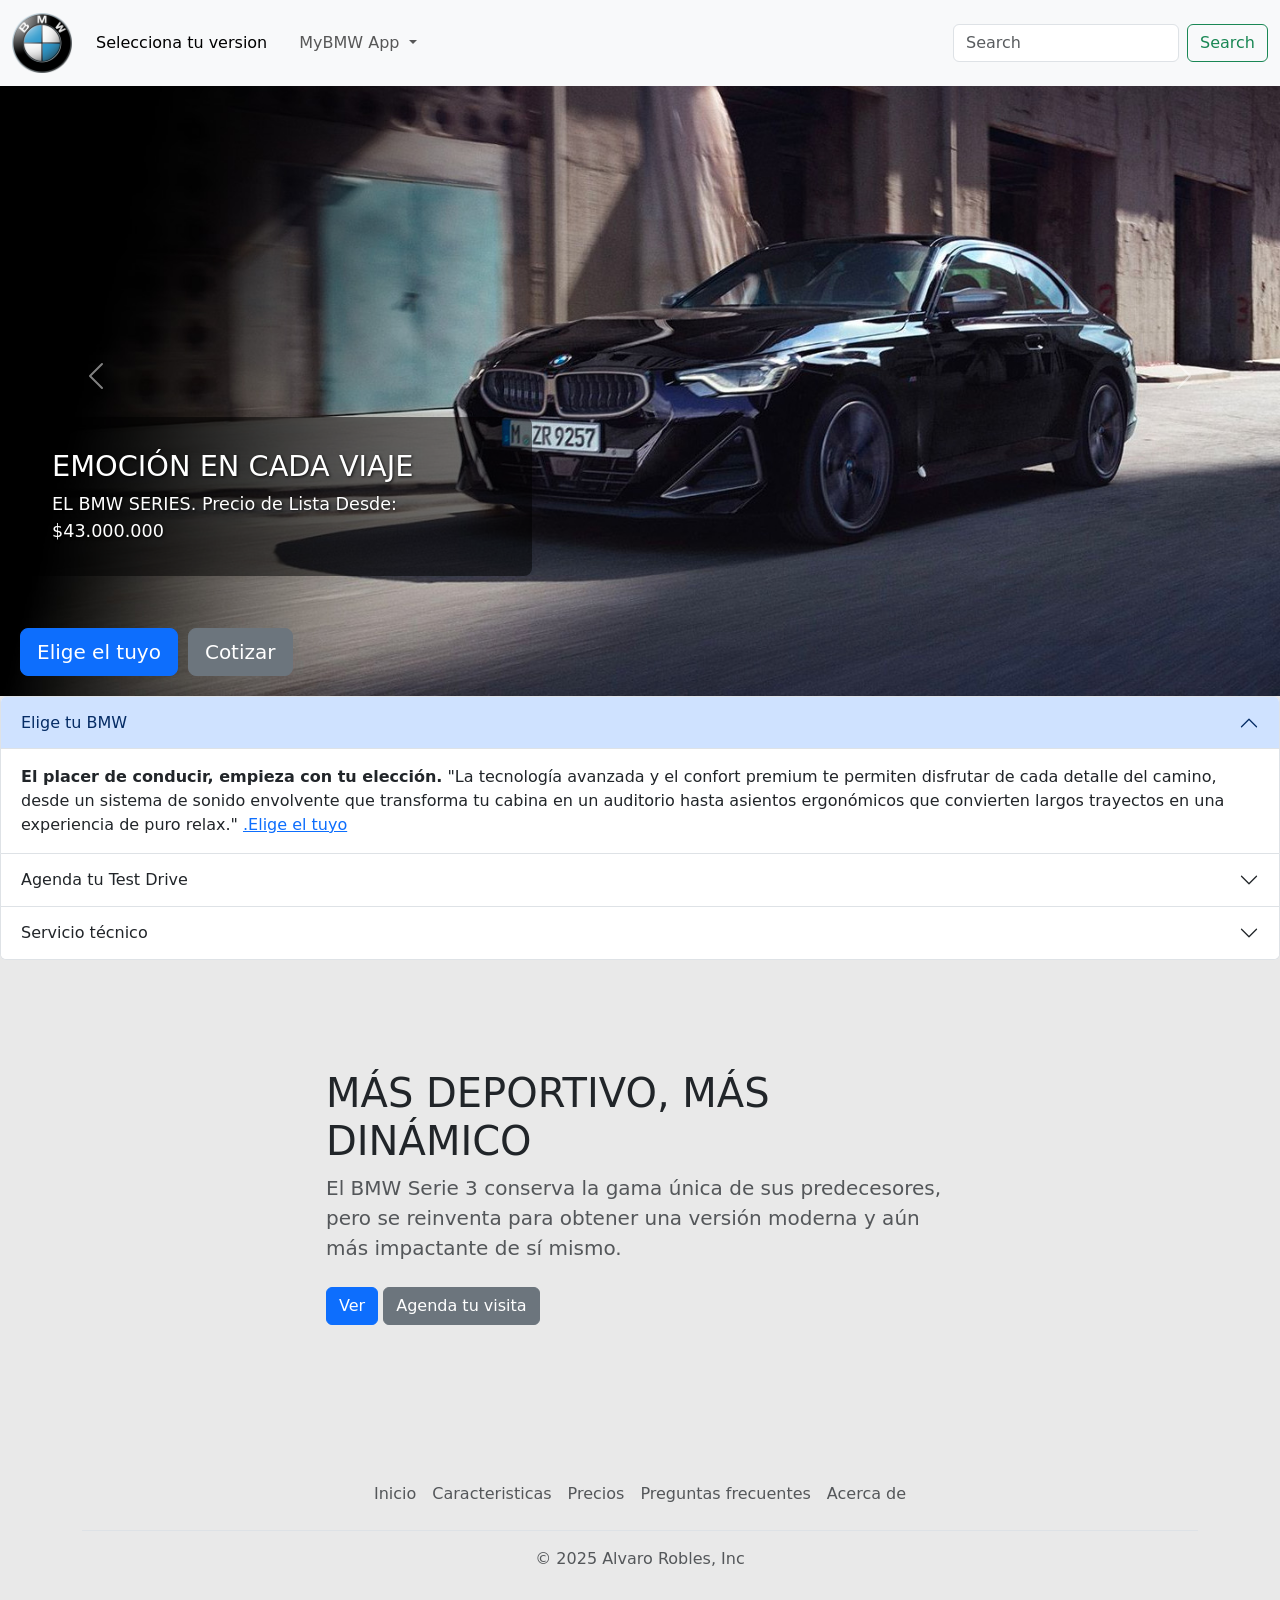
<file: pruebafront/index.html>
<!doctype html>
<html lang="en">
  <head>
    <!-- Required meta tags -->
    <meta charset="utf-8">
    <meta name="viewport" content="width=device-width, initial-scale=1">

    <!-- Bootstrap CSS -->
    <link href="https://cdn.jsdelivr.net/npm/bootstrap@5.0.2/dist/css/bootstrap.min.css" rel="stylesheet" integrity="sha384-EVSTQN3/azprG1Anm3QDgpJLIm9Nao0Yz1ztcQTwFspd3yD65VohhpuuCOmLASjC" crossorigin="anonymous">
    <link href="./css/styles.css" rel="stylesheet">
    <link rel="icon" type="image/png" sizes="32x32" href="./img/index/BMW.svg.png">
    <title>BMW</title>
  </head>
  <body>
    <section>
        <nav class="navbar navbar-expand-lg  navbar-light bg-light  fixed-top " > <!-- Agregar fixed-top aquí -->
            <div class="container-fluid">
              <a class="navbar-brand" href="#"><img 
                src="./img/index/BMW.svg.png" 
                alt="Logo BMW" 
                width="60"  
                height="60" 
                class="d-inline-block align-top"  
              ></a>
              <button class="navbar-toggler" type="button" data-bs-toggle="collapse" data-bs-target="#navbarSupportedContent" aria-controls="navbarSupportedContent" aria-expanded="false" aria-label="Toggle navigation">
                <span class="navbar-toggler-icon"></span>
              </button>
              <div class="collapse navbar-collapse" id="navbarSupportedContent">
                <ul class="navbar-nav me-auto mb-2 mb-lg-0">
                  <li class="nav-item">
                    <a class="nav-link active" aria-current="page" href="pagina1.html">Selecciona tu version</a>
                  </li>
                  <li class="nav-item">
                    <a class="nav-link" href="pagina1.html"></a>
                  </li>
                  <li class="nav-item dropdown">
                    <a class="nav-link dropdown-toggle" href="#" id="navbarDropdown" role="button" data-bs-toggle="dropdown" aria-expanded="false">
                      MyBMW App
                    </a>
                    <ul class="dropdown-menu" aria-labelledby="navbarDropdown">
                      <li><a class="dropdown-item" href="pagina2.html">Crear cuenta</a></li>
                      <li><a class="dropdown-item" href="#">Iniciar Sesion</a></li>
                      <li><hr class="dropdown-divider"></li>
                      <li><a class="dropdown-item" href="#">Sobre mi cuenta</a></li>
                      <li><a class="dropdown-item" href="./tarea-1/tarea1.html">Tarea1</a></li>
                      <li><a class="dropdown-item" href="./tarea2/tarea2.html">Tarae2</a></li>
                      <li><a class="dropdown-item" href="./tarea3/tarea3.html">Tarea3</a></li>
                    </ul>
                  </li>
                  
                </ul>
                <form class="d-flex">
                  <input class="form-control me-2" type="search" placeholder="Search" aria-label="Search">
                  <button class="btn btn-outline-success" type="submit">Search</button>
                </form>
              </div>
            </div>
          </nav>
    </section>
    <section>
        <div id="carouselExampleFade" class="carousel slide carousel-fade" data-bs-ride="carousel">
          <div class="carousel-inner">
            <!-- foto 1 -->
            <div class="carousel-item active">
              <img src="./img/index/carrusel1.jpg" class="d-block w-100" alt="Imagen 1">
              <div class="carousel-text">
                <h3>EMOCIÓN EN CADA VIAJE</h3>
                <p>EL BMW SERIES.
                    Precio de Lista Desde: $43.000.000</p>
              </div>
              <!-- Contenedor de botones -->
              <div class="carousel-buttons">
                <button type="button" class="btn btn-primary btn-lg">Elige el tuyo</button>
                <button type="button" class="btn btn-secondary btn-lg">Cotizar</button>
              </div>
            </div>
            
            <!-- foto 2 -->
            <div class="carousel-item">
              <img src="./img/index/carrusel2.avif" class="d-block w-100" alt="Imagen 2">
              <div class="carousel-text">
                <h3>EL FUTURO AL VOLANTE</h3>
                <p>Evoluciona cada dia, en cada paso, en cada kilometro.</p>
              </div>
              <div class="carousel-buttons">
                <button type="button" class="btn btn-primary btn-lg">Elige el tuyo</button>
                <button type="button" class="btn btn-secondary btn-lg">Cotizar</button>
              </div>
            </div>
            
            <!-- foto 1 -->
            <div class="carousel-item">
              <img src="./img/index/carrusel3.jpg" class="d-block w-100" alt="Imagen 3">
              <div class="carousel-text">
                <h3>LO QUE NECESITAS ESTA AQUI EN BMW.</h3>
                <p>Descubre la perfecta combinación de lujo, tecnología y alto rendimiento en cada modelo.</p>
              </div>
              <div class="carousel-buttons">
                <button type="button" class="btn btn-primary btn-lg">Elige el tuyo</button>
                <button type="button" class="btn btn-secondary btn-lg">Cotizar</button>
              </div>
            </div>
          </div>
          
          <!-- Controles del carrusel -->
          <button class="carousel-control-prev" type="button" data-bs-target="#carouselExampleFade" data-bs-slide="prev">
            <span class="carousel-control-prev-icon" aria-hidden="true"></span>
            <span class="visually-hidden">Previous</span>
          </button>
          <button class="carousel-control-next" type="button" data-bs-target="#carouselExampleFade" data-bs-slide="next">
            <span class="carousel-control-next-icon" aria-hidden="true"></span>
            <span class="visually-hidden">Next</span>
          </button>
        </div>
    </section>
    <section>
      <div class="accordion" id="accordionExample">
        <div class="accordion-item">
          <h2 class="accordion-header">
            <button class="accordion-button" type="button" data-bs-toggle="collapse" data-bs-target="#collapseOne" aria-expanded="true" aria-controls="collapseOne">
              Elige tu BMW
            </button>
          </h2>
          <div id="collapseOne" class="accordion-collapse collapse show" data-bs-parent="#accordionExample">
            <div class="accordion-body">
              <strong>El placer de conducir, empieza con tu elección.</strong> "La tecnología avanzada y el confort premium te permiten disfrutar de cada detalle del camino, desde un sistema de sonido envolvente que transforma tu cabina en un auditorio hasta asientos ergonómicos que convierten largos trayectos en una experiencia de puro relax."
              <a href="">.Elige el tuyo</a>
            </div>
          </div>
        </div>
        <div class="accordion-item">
          <h2 class="accordion-header">
            <button class="accordion-button collapsed" type="button" data-bs-toggle="collapse" data-bs-target="#collapseTwo" aria-expanded="false" aria-controls="collapseTwo">
              Agenda tu Test Drive
            </button>
          </h2>
          <div id="collapseTwo" class="accordion-collapse collapse" data-bs-parent="#accordionExample">
            <div class="accordion-body">
              <strong>Te invitamos a una emocionante prueba de manejo.</strong> "Nuestros asesores especializados te acompañarán en cada momento para que experimentes el máximo rendimiento y comodidad del vehículo."
              <a href="">.Agenda tu cita</a>
            </div>
          </div>
        </div>
        <div class="accordion-item">
          <h2 class="accordion-header">
            <button class="accordion-button collapsed" type="button" data-bs-toggle="collapse" data-bs-target="#collapseThree" aria-expanded="false" aria-controls="collapseThree">
              Servicio técnico
            </button>
          </h2>
          <div id="collapseThree" class="accordion-collapse collapse" data-bs-parent="#accordionExample">
            <div class="accordion-body">
              <strong>Mantén tu BMW como nuevo, agenda tu cita en nuestro taller certificado..</strong> "Diagnósticos computarizados, actualizaciones de software y calibraciones precisas para mantener los sistemas de tu BMW operando como el primer día."
              <a href="">.Agenda aquí</a>
            </div>
          </div>
        </div>
      </div>
    </section> <br>
    
    <section>
      <div class="d-flex justify-content-center align-items-center" style="height: 50vh;"> 
        <div class="row py-lg-5">
          <div class="col-lg-6 col-md-8 mx-auto">
            <h1 class="fw-light">MÁS DEPORTIVO, MÁS DINÁMICO</h1>
            <p class="lead text-muted">El BMW Serie 3 conserva la gama única de sus predecesores, pero se reinventa para obtener una versión moderna y aún más impactante de sí mismo.</p>
            <p>
              <a href="#" class="btn btn-primary my-2">Ver</a>
              <a href="#" class="btn btn-secondary my-2">Agenda tu visita</a>
            </p>
          </div>
        </div>
      </div>  
    </section>
   <section>
    <div class="container">
      <footer class="py-3 my-4">
        <ul class="nav justify-content-center border-bottom pb-3 mb-3">
          <li class="nav-item"><a href="#" class="nav-link px-2 text-body-secondary">Inicio</a></li>
          <li class="nav-item"><a href="#" class="nav-link px-2 text-body-secondary">Caracteristicas</a></li>
          <li class="nav-item"><a href="#" class="nav-link px-2 text-body-secondary">Precios</a></li>
          <li class="nav-item"><a href="#" class="nav-link px-2 text-body-secondary">Preguntas frecuentes
          </a></li>
          <li class="nav-item"><a href="#" class="nav-link px-2 text-body-secondary">
            Acerca de</a></li>
        </ul>
        <p class="text-center text-body-secondary">© 2025 Alvaro Robles, Inc</p>
      </footer>
    </div>
    </div>
   </section>






<script src="https://cdn.jsdelivr.net/npm/bootstrap@5.0.2/dist/js/bootstrap.bundle.min.js" integrity="sha384-MrcW6ZMFYlzcLA8Nl+NtUVF0sA7MsXsP1UyJoMp4YLEuNSfAP+JcXn/tWtIaxVXM" crossorigin="anonymous"></script>
  </body>
</html>
</file>
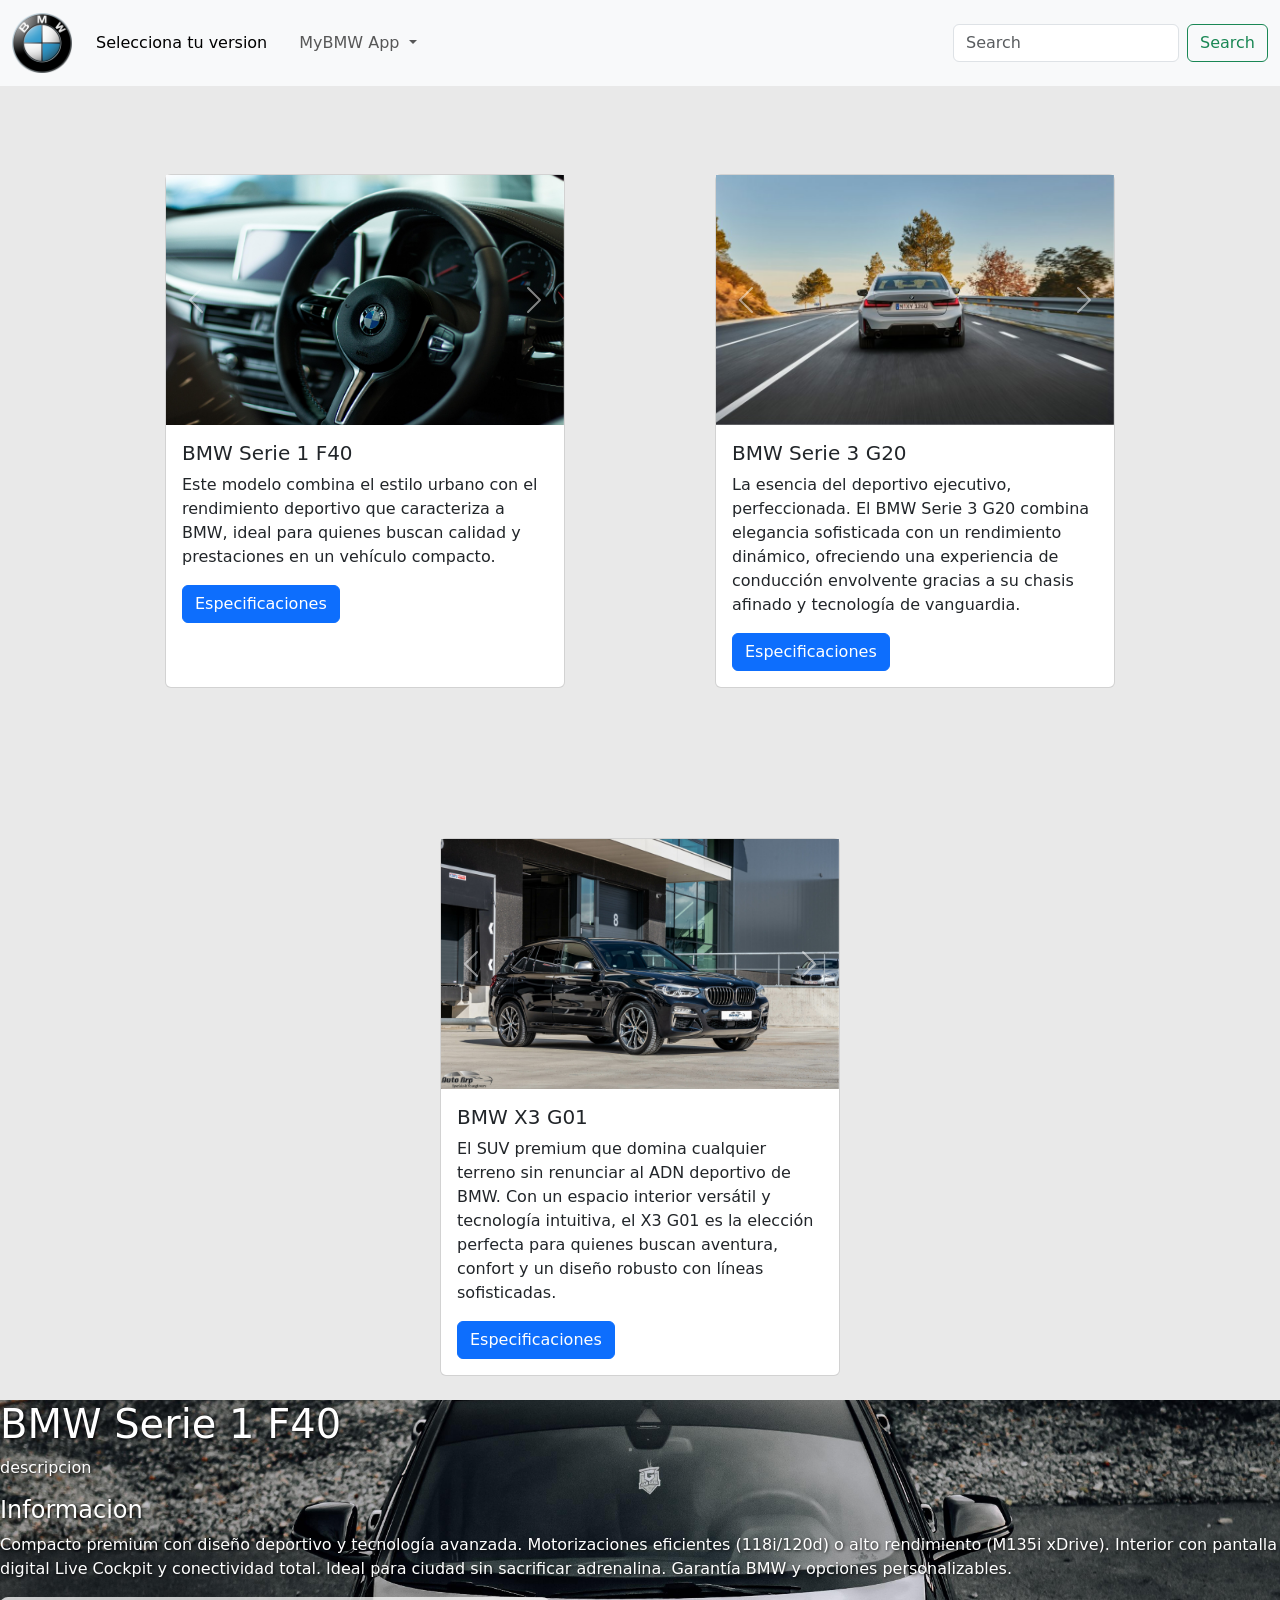
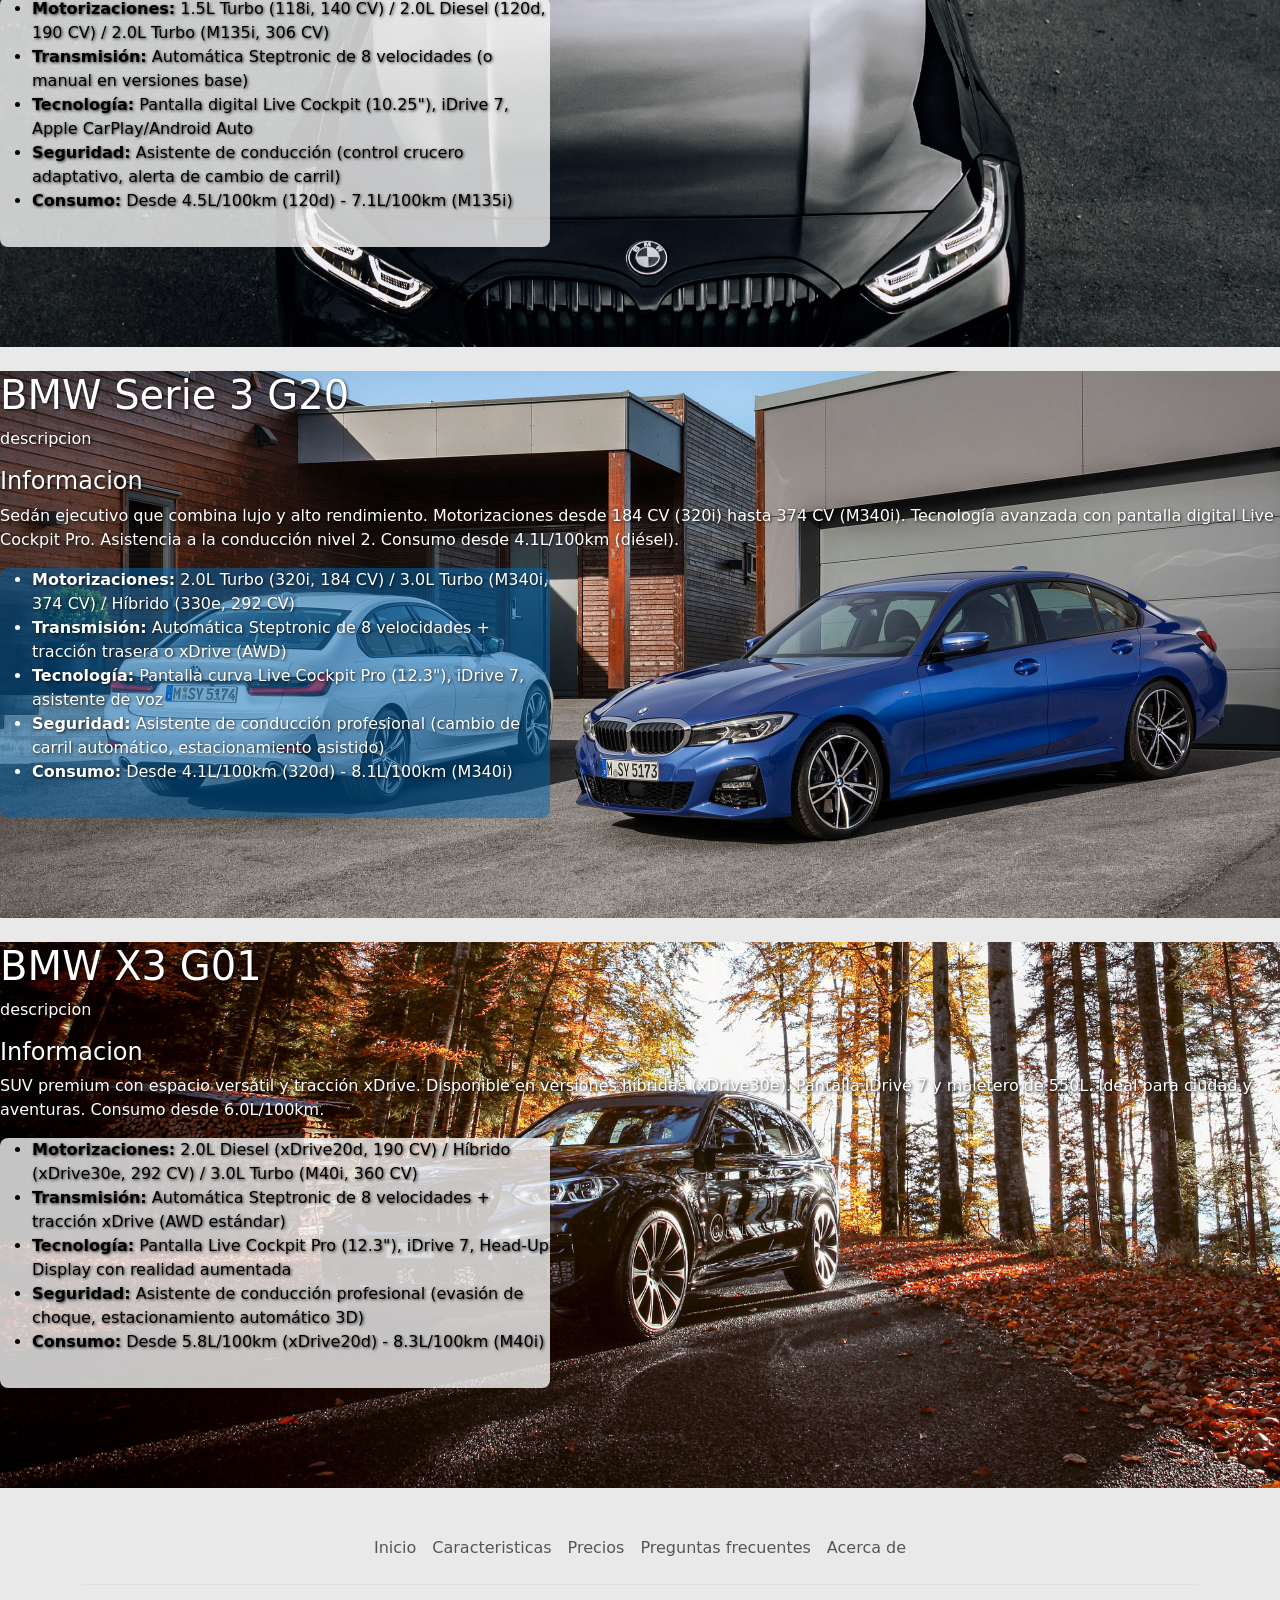
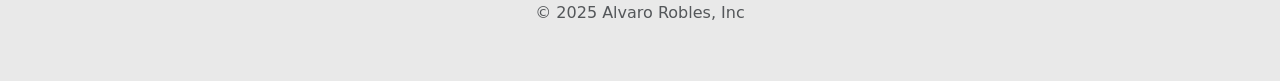
<file: pruebafront/pagina1.html>
<!doctype html>
<html lang="en">
  <head>
    <!-- Required meta tags -->
    <meta charset="utf-8">
    <meta name="viewport" content="width=device-width, initial-scale=1">

    <!-- Bootstrap CSS -->
    <link href="https://cdn.jsdelivr.net/npm/bootstrap@5.0.2/dist/css/bootstrap.min.css" rel="stylesheet" integrity="sha384-EVSTQN3/azprG1Anm3QDgpJLIm9Nao0Yz1ztcQTwFspd3yD65VohhpuuCOmLASjC" crossorigin="anonymous">
    <link href="./css/css2.css" rel="stylesheet">
    <title>diseños -BMW</title>
    <link rel="icon" type="image/png" sizes="32x32" href="./img/index/BMW.svg.png">
  </head>
  <body>
    <section>
      <nav class="navbar navbar-expand-lg  navbar-light bg-light  fixed-top " > <!-- Agregar fixed-top aquí -->
          <div class="container-fluid">
            <a class="navbar-brand" href="#"><img 
              src="./img/index/BMW.svg.png" 
              alt="Logo BMW" 
              width="60"  
              height="60" 
              class="d-inline-block align-top"  
            ></a>
            <button class="navbar-toggler" type="button" data-bs-toggle="collapse" data-bs-target="#navbarSupportedContent" aria-controls="navbarSupportedContent" aria-expanded="false" aria-label="Toggle navigation">
              <span class="navbar-toggler-icon"></span>
            </button>
            <div class="collapse navbar-collapse" id="navbarSupportedContent">
              <ul class="navbar-nav me-auto mb-2 mb-lg-0">
                <li class="nav-item">
                  <a class="nav-link active" aria-current="page" href="pagina1.html">Selecciona tu version</a>
                </li>
                <li class="nav-item">
                  <a class="nav-link" href="pagina1.html"></a>
                </li>
                <li class="nav-item dropdown">
                  <a class="nav-link dropdown-toggle" href="#" id="navbarDropdown" role="button" data-bs-toggle="dropdown" aria-expanded="false">
                    MyBMW App
                  </a>
                  <ul class="dropdown-menu" aria-labelledby="navbarDropdown">
                    <li><a class="dropdown-item" href="pagina2.html">Crear cuenta</a></li>
                    <li><a class="dropdown-item" href="#">Iniciar Sesion</a></li>
                    <li><hr class="dropdown-divider"></li>
                    <li><a class="dropdown-item" href="#">Sobre mi cuenta</a></li>
                    <li><a class="dropdown-item" href="./tarea-1/tarea1.html">Tarea1</a></li>
                    <li><a class="dropdown-item" href="./tarea2/tarea2.html">Tarae2</a></li>
                    <li><a class="dropdown-item" href="./tarea3/tarea3.html">Tarea3</a></li>
                  </ul>
                </li>
                
              </ul>
              <form class="d-flex">
                <input class="form-control me-2" type="search" placeholder="Search" aria-label="Search">
                <button class="btn btn-outline-success" type="submit">Search</button>
              </form>
            </div>
          </div>
        </nav>
  </section>
    <section></section><br>
    <section class="card-container">
        <!-- Card 1 -->
        <div class="card" style="width: 25rem;">
            <!-- Carrusel 1 -->
            <div id="carousel1" class="carousel slide" data-bs-ride="carousel">
                <div class="carousel-inner">
                    <div class="carousel-item active">
                        <img src="img/pagina1/BMW Serie 1 F40.jpg" class="d-block w-100" alt="Imagen 1">
                    </div>
                    <div class="carousel-item">
                        <img src="img/pagina1/BMW Serie 1 F40 2.jpg" class="d-block w-100" alt="Imagen 2">
                    </div>
                    <div class="carousel-item">
                        <img src="img/pagina1/BMW Serie 1 F40 3.jpg" class="d-block w-100" alt="Imagen 3">
                    </div>
                </div>
                <!-- Controles del carrusel 1 -->
                <button class="carousel-control-prev" type="button" data-bs-target="#carousel1" data-bs-slide="prev">
                    <span class="carousel-control-prev-icon" aria-hidden="true"></span>
                    <span class="visually-hidden">Previous</span>
                </button>
                <button class="carousel-control-next" type="button" data-bs-target="#carousel1" data-bs-slide="next">
                    <span class="carousel-control-next-icon" aria-hidden="true"></span>
                    <span class="visually-hidden">Next</span>
                </button>
            </div>
            
            <!-- Contenido de la card 1 -->
            <div class="card-body">
                <h5 class="card-title">BMW Serie 1 F40</h5>
                <p class="card-text">Este modelo combina el estilo urbano con el rendimiento deportivo que caracteriza a BMW, ideal para quienes buscan calidad y prestaciones en un vehículo compacto.</p>
                <a href="#Seccioninfo1"  class="btn btn-primary">Especificaciones</a>
            </div>
        </div>
    
        <!-- Card 2 -->
        <div class="card" style="width: 25rem;">
            <!-- Carrusel 2 -->
            <div id="carousel2" class="carousel slide" data-bs-ride="carousel">
                <div class="carousel-inner">
                    <div class="carousel-item active">
                        <img src="img/pagina1/BMW Serie 3 G20 1.jpg" class="d-block w-100" alt="Imagen 1">
                    </div>
                    <div class="carousel-item">
                        <img src="img/pagina1/BMW Serie 3 G20 2.jpg" class="d-block w-100" alt="Imagen 2">
                    </div>
                    <div class="carousel-item">
                        <img src="img/pagina1/BMW Serie 3 G20 3.jpg" class="d-block w-100" alt="Imagen 3">
                    </div>
                </div>
                <!-- Controles del carrusel 2 -->
                <button class="carousel-control-prev" type="button" data-bs-target="#carousel2" data-bs-slide="prev">
                    <span class="carousel-control-prev-icon" aria-hidden="true"></span>
                    <span class="visually-hidden">Previous</span>
                </button>
                <button class="carousel-control-next" type="button" data-bs-target="#carousel2" data-bs-slide="next">
                    <span class="carousel-control-next-icon" aria-hidden="true"></span>
                    <span class="visually-hidden">Next</span>
                </button>
            </div>
            
            <!-- Contenido de la card 2 -->
            <div class="card-body">
                <h5 class="card-title">BMW Serie 3 G20</h5>
                <p class="card-text">La esencia del deportivo ejecutivo, perfeccionada. El BMW Serie 3 G20 combina elegancia sofisticada con un rendimiento dinámico, ofreciendo una experiencia de conducción envolvente gracias a su chasis afinado y tecnología de vanguardia. </p>
                <a href="#Seccioninfo2" class="btn btn-primary">Especificaciones</a>
            </div>
        </div>
    
        <!-- Card 3 -->
        <div class="card" style="width: 25rem;">
            <!-- Carrusel 3 -->
            <div id="carousel3" class="carousel slide" data-bs-ride="carousel">
                <div class="carousel-inner">
                    <div class="carousel-item active">
                        <img src="img/pagina1/BMW X3 G01 1.jpg" class="d-block w-100" alt="Imagen 1">
                    </div>
                    <div class="carousel-item">
                        <img src="img/pagina1/BMW X3  G01 2.jpg" class="d-block w-100" alt="Imagen 2">
                    </div>
                    <div class="carousel-item">
                        <img src="img/pagina1/BMW X3 G01 3.jpg" class="d-block w-100" alt="Imagen 3">
                    </div>
                </div>
                <!-- Controles del carrusel 3 -->
                <button class="carousel-control-prev" type="button" data-bs-target="#carousel3" data-bs-slide="prev">
                    <span class="carousel-control-prev-icon" aria-hidden="true"></span>
                    <span class="visually-hidden">Previous</span>
                </button>
                <button class="carousel-control-next" type="button" data-bs-target="#carousel3" data-bs-slide="next">
                    <span class="carousel-control-next-icon" aria-hidden="true"></span>
                    <span class="visually-hidden">Next</span>
                </button>
            </div>
            
            <!-- Contenido de la card 3 -->
            <div class="card-body">
                <h5 class="card-title"> BMW X3 G01</h5>
                <p class="card-text">El SUV premium que domina cualquier terreno sin renunciar al ADN deportivo de BMW. Con un espacio interior versátil y tecnología intuitiva, el X3 G01 es la elección perfecta para quienes buscan aventura, confort y un diseño robusto con líneas sofisticadas.</p>
                <a href="#Seccioninfo3" class="btn btn-primary">Especificaciones</a>
            </div>
        </div>
    </section><br>
    <section >
      <div class="info_0">
          <h1 id="Seccioninfo1"> BMW Serie 1 F40 </h1>
          <p>descripcion</p>
        <div >
          <h4>Informacion</h4>
          <p>Compacto premium con diseño deportivo y tecnología avanzada. Motorizaciones eficientes (118i/120d) o alto rendimiento (M135i xDrive). Interior con pantalla digital Live Cockpit y conectividad total. Ideal para ciudad sin sacrificar adrenalina. Garantía BMW y opciones personalizables.
          </p>  
      </div>
        <div class="Lista_caracteristicas_0"> 
            <ul class="bmw-features">
              <li><strong>Motorizaciones:</strong> 1.5L Turbo (118i, 140 CV) / 2.0L Diesel (120d, 190 CV) / 2.0L Turbo (M135i, 306 CV)</li>
              <li><strong>Transmisión:</strong> Automática Steptronic de 8 velocidades (o manual en versiones base)</li>
              <li><strong>Tecnología:</strong> Pantalla digital Live Cockpit (10.25"), iDrive 7, Apple CarPlay/Android Auto</li>
              <li><strong>Seguridad:</strong> Asistente de conducción (control crucero adaptativo, alerta de cambio de carril)</li>
              <li><strong>Consumo:</strong> Desde 4.5L/100km (120d) - 7.1L/100km (M135i)</li>
            </ul>
        </div>
      </div> 
    </section><br>
    <section>
      <div class="info_1">
          <h1 id="Seccioninfo2"> BMW Serie 3 G20 </h1>
          <p>descripcion</p>
        
        
        <div>
          <h4>Informacion</h4>
          <p>Sedán ejecutivo que combina lujo y alto rendimiento. Motorizaciones desde 184 CV (320i) hasta 374 CV (M340i). Tecnología avanzada con pantalla digital Live Cockpit Pro. Asistencia a la conducción nivel 2. Consumo desde 4.1L/100km (diésel).
          </p>  
      </div>
        <div class="Lista_caracteristicas"> 
          <ul class="bmw-features">
            <li><strong>Motorizaciones:</strong> 2.0L Turbo (320i, 184 CV) / 3.0L Turbo (M340i, 374 CV) / Híbrido (330e, 292 CV)</li>
            <li><strong>Transmisión:</strong> Automática Steptronic de 8 velocidades + tracción trasera o xDrive (AWD)</li>
            <li><strong>Tecnología:</strong> Pantalla curva Live Cockpit Pro (12.3"), iDrive 7, asistente de voz</li>
            <li><strong>Seguridad:</strong> Asistente de conducción profesional (cambio de carril automático, estacionamiento asistido)</li>
            <li><strong>Consumo:</strong> Desde 4.1L/100km (320d) - 8.1L/100km (M340i)</li>
          </ul>
        </div>
      </div>
    </section>
    <section></section><br>
    <section>
      <div class="info_2">
          <h1 id="Seccioninfo3"> BMW X3 G01 </h1>
          <p>descripcion</p>
        <div>
          <h4>Informacion</h4>
          <p>SUV premium con espacio versátil y tracción xDrive. Disponible en versiones híbridas (xDrive30e). Pantalla iDrive 7 y maletero de 550L. Ideal para ciudad y aventuras. Consumo desde 6.0L/100km.
          </p>  
      </div>
        <div class="Lista_caracteristicas_2"> 
          <ul class="bmw-features">
            <li><strong>Motorizaciones:</strong> 2.0L Diesel (xDrive20d, 190 CV) / Híbrido (xDrive30e, 292 CV) / 3.0L Turbo (M40i, 360 CV)</li>
            <li><strong>Transmisión:</strong> Automática Steptronic de 8 velocidades + tracción xDrive (AWD estándar)</li>
            <li><strong>Tecnología:</strong> Pantalla Live Cockpit Pro (12.3"), iDrive 7, Head-Up Display con realidad aumentada</li>
            <li><strong>Seguridad:</strong> Asistente de conducción profesional (evasión de choque, estacionamiento automático 3D)</li>
            <li><strong>Consumo:</strong> Desde 5.8L/100km (xDrive20d) - 8.3L/100km (M40i)</li>
          </ul>
        </div>
    </div>
    </section>
    <section>
      <div class="container">
        <footer class="py-3 my-4">
          <ul class="nav justify-content-center border-bottom pb-3 mb-3">
            <li class="nav-item"><a href="#" class="nav-link px-2 text-body-secondary">Inicio</a></li>
            <li class="nav-item"><a href="#" class="nav-link px-2 text-body-secondary">Caracteristicas</a></li>
            <li class="nav-item"><a href="#" class="nav-link px-2 text-body-secondary">Precios</a></li>
            <li class="nav-item"><a href="#" class="nav-link px-2 text-body-secondary">Preguntas frecuentes
            </a></li>
            <li class="nav-item"><a href="#" class="nav-link px-2 text-body-secondary">
              Acerca de</a></li>
          </ul>
          <p class="text-center text-body-secondary">© 2025 Alvaro Robles, Inc</p>
        </footer>
      </div>
      </div>
     </section>





<script src="https://cdn.jsdelivr.net/npm/bootstrap@5.0.2/dist/js/bootstrap.bundle.min.js" integrity="sha384-MrcW6ZMFYlzcLA8Nl+NtUVF0sA7MsXsP1UyJoMp4YLEuNSfAP+JcXn/tWtIaxVXM" crossorigin="anonymous"></script>
  </body>
</html>
</file>
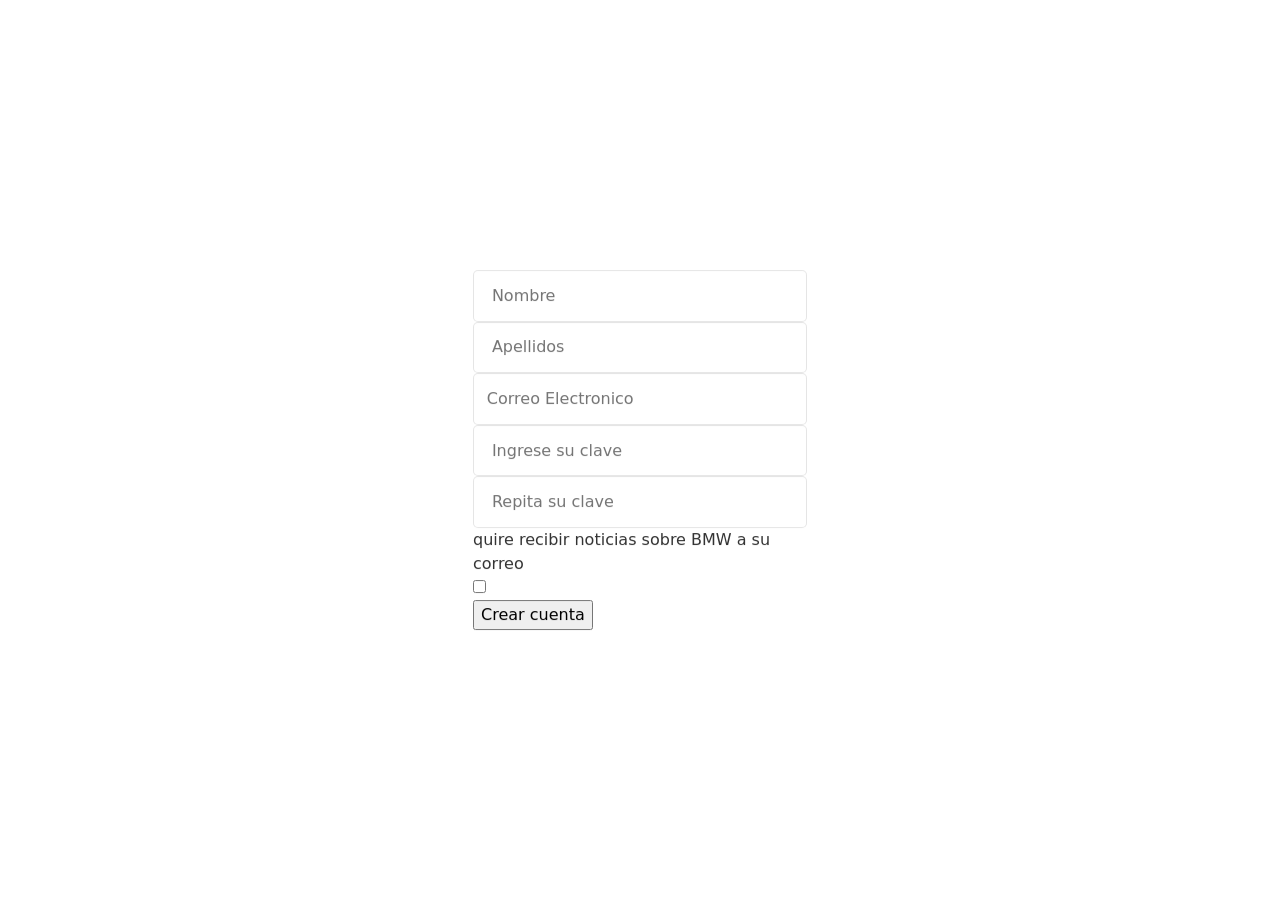
<file: pruebafront/pagina2.html>
<!doctype html>
<html lang="en">
  <head>
    <!-- Required meta tags -->
    <meta charset="utf-8">
    <meta name="viewport" content="width=device-width, initial-scale=1">

    <!-- Bootstrap CSS -->
    <link href="https://cdn.jsdelivr.net/npm/bootstrap@5.0.2/dist/css/bootstrap.min.css" rel="stylesheet" integrity="sha384-EVSTQN3/azprG1Anm3QDgpJLIm9Nao0Yz1ztcQTwFspd3yD65VohhpuuCOmLASjC" crossorigin="anonymous">
    <link href="./css/formulario.css" rel="stylesheet">
    <title>diseños -BMW</title>
    <link rel="icon" type="image/png" sizes="32x32" href="./img/index/BMW.svg.png">
  </head>
  <body>
    <div>
        <video id="video-background" autoplay loop muted>
            <source src="./img/login/mylivewallpapers.com-BMW-X1-Snow.mp4" type="video/mp4">
            Tu navegador no soporta videos HTML5.
        </video>
    </div>
    <div class="contenedorformulario">
        <form class="formulario">
            <div>
                <input type="text" placeholder=" Nombre"></imput>
            </div>
            <div>
                <input type="text" placeholder=" Apellidos"></imput>
            </div>
            <div>
                <input type="email" placeholder="Correo Electronico "></imput>
            </div>
            <div>
                <input type="password" placeholder=" Ingrese su clave"></imput>
            </div>
            <div>
                <input type="password" placeholder=" Repita su clave"></imput>
            </div>
            <div>
                <label>quire recibir noticias sobre BMW a su correo</label>
                <input type="checkbox" placeholder="">
            </div>
            <div>
                <a href="index.html" class="boton-link">
                    <input type="button" value="Crear cuenta" class="boton-crear-cuenta">
                </a>
            </div>
        </form>
    </div>
<script src="https://cdn.jsdelivr.net/npm/bootstrap@5.0.2/dist/js/bootstrap.bundle.min.js" integrity="sha384-MrcW6ZMFYlzcLA8Nl+NtUVF0sA7MsXsP1UyJoMp4YLEuNSfAP+JcXn/tWtIaxVXM" crossorigin="anonymous"></script>
  </body>
</html>
</file>
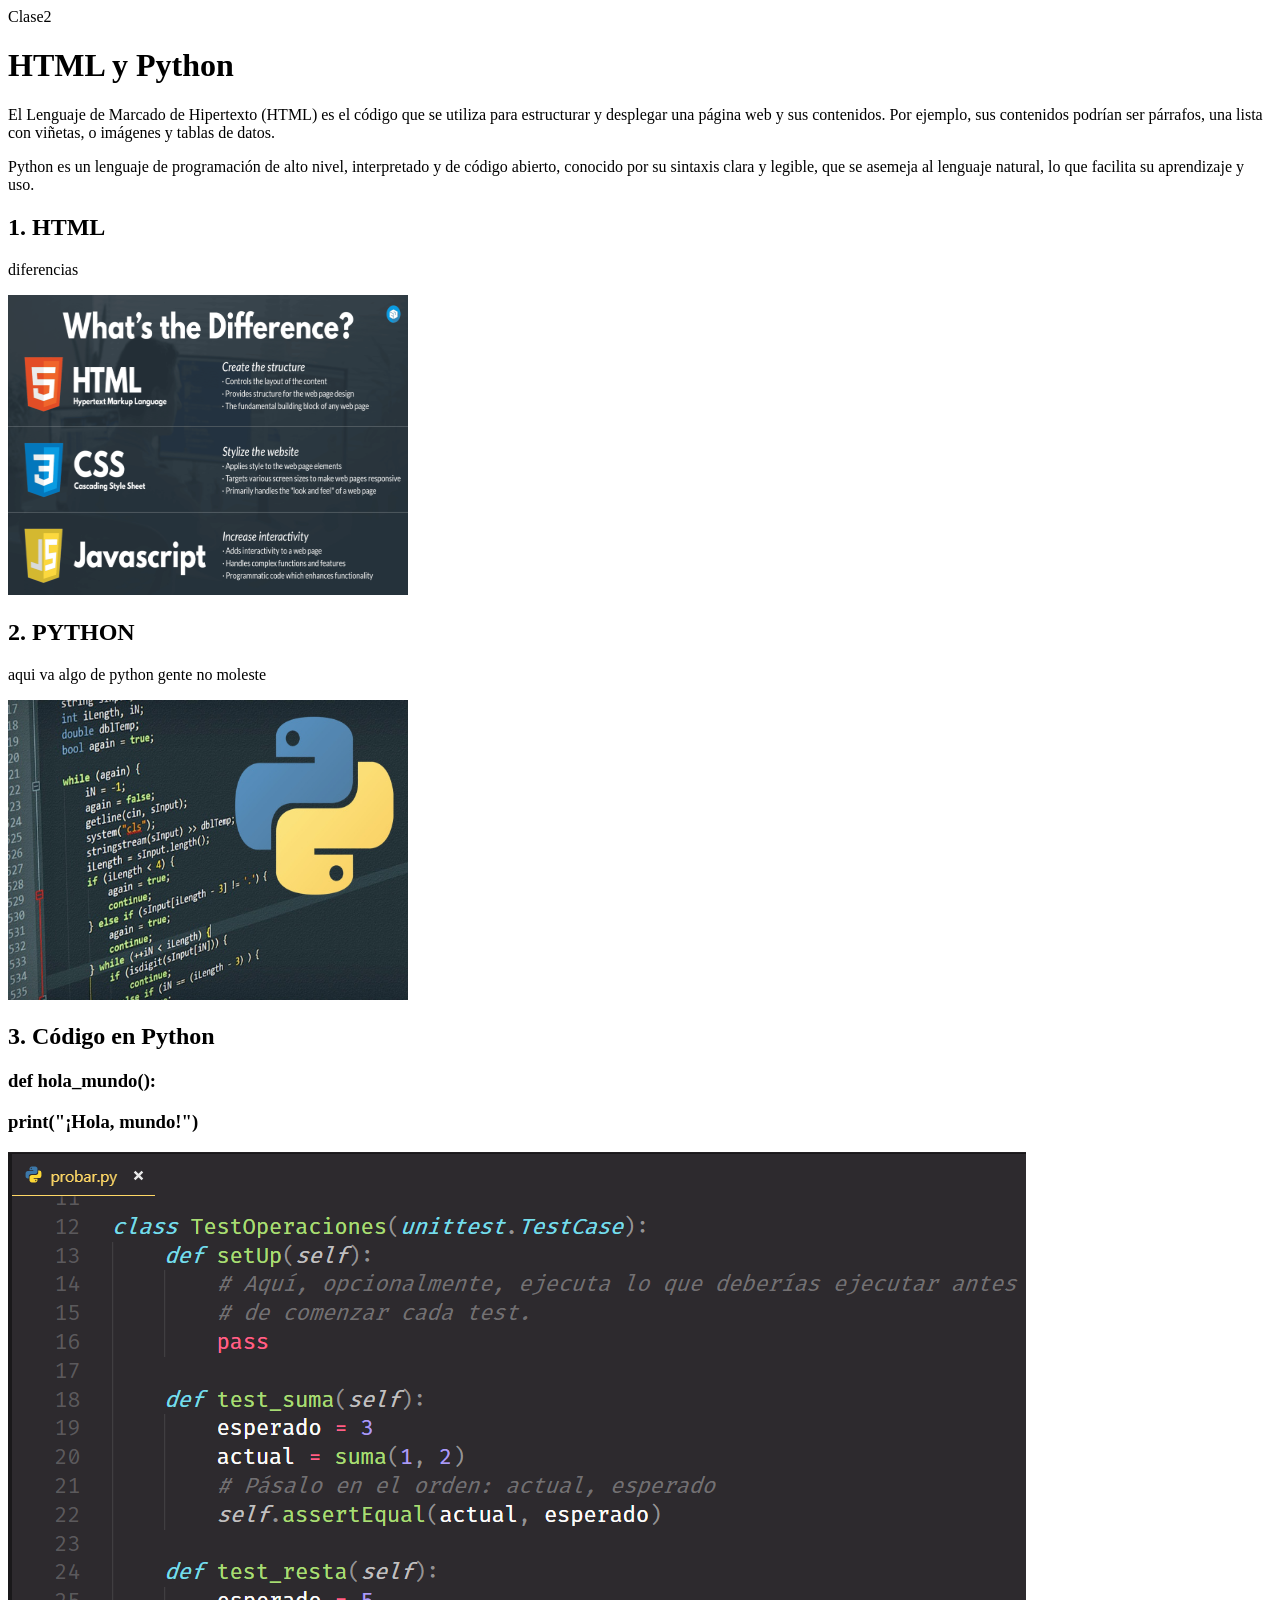
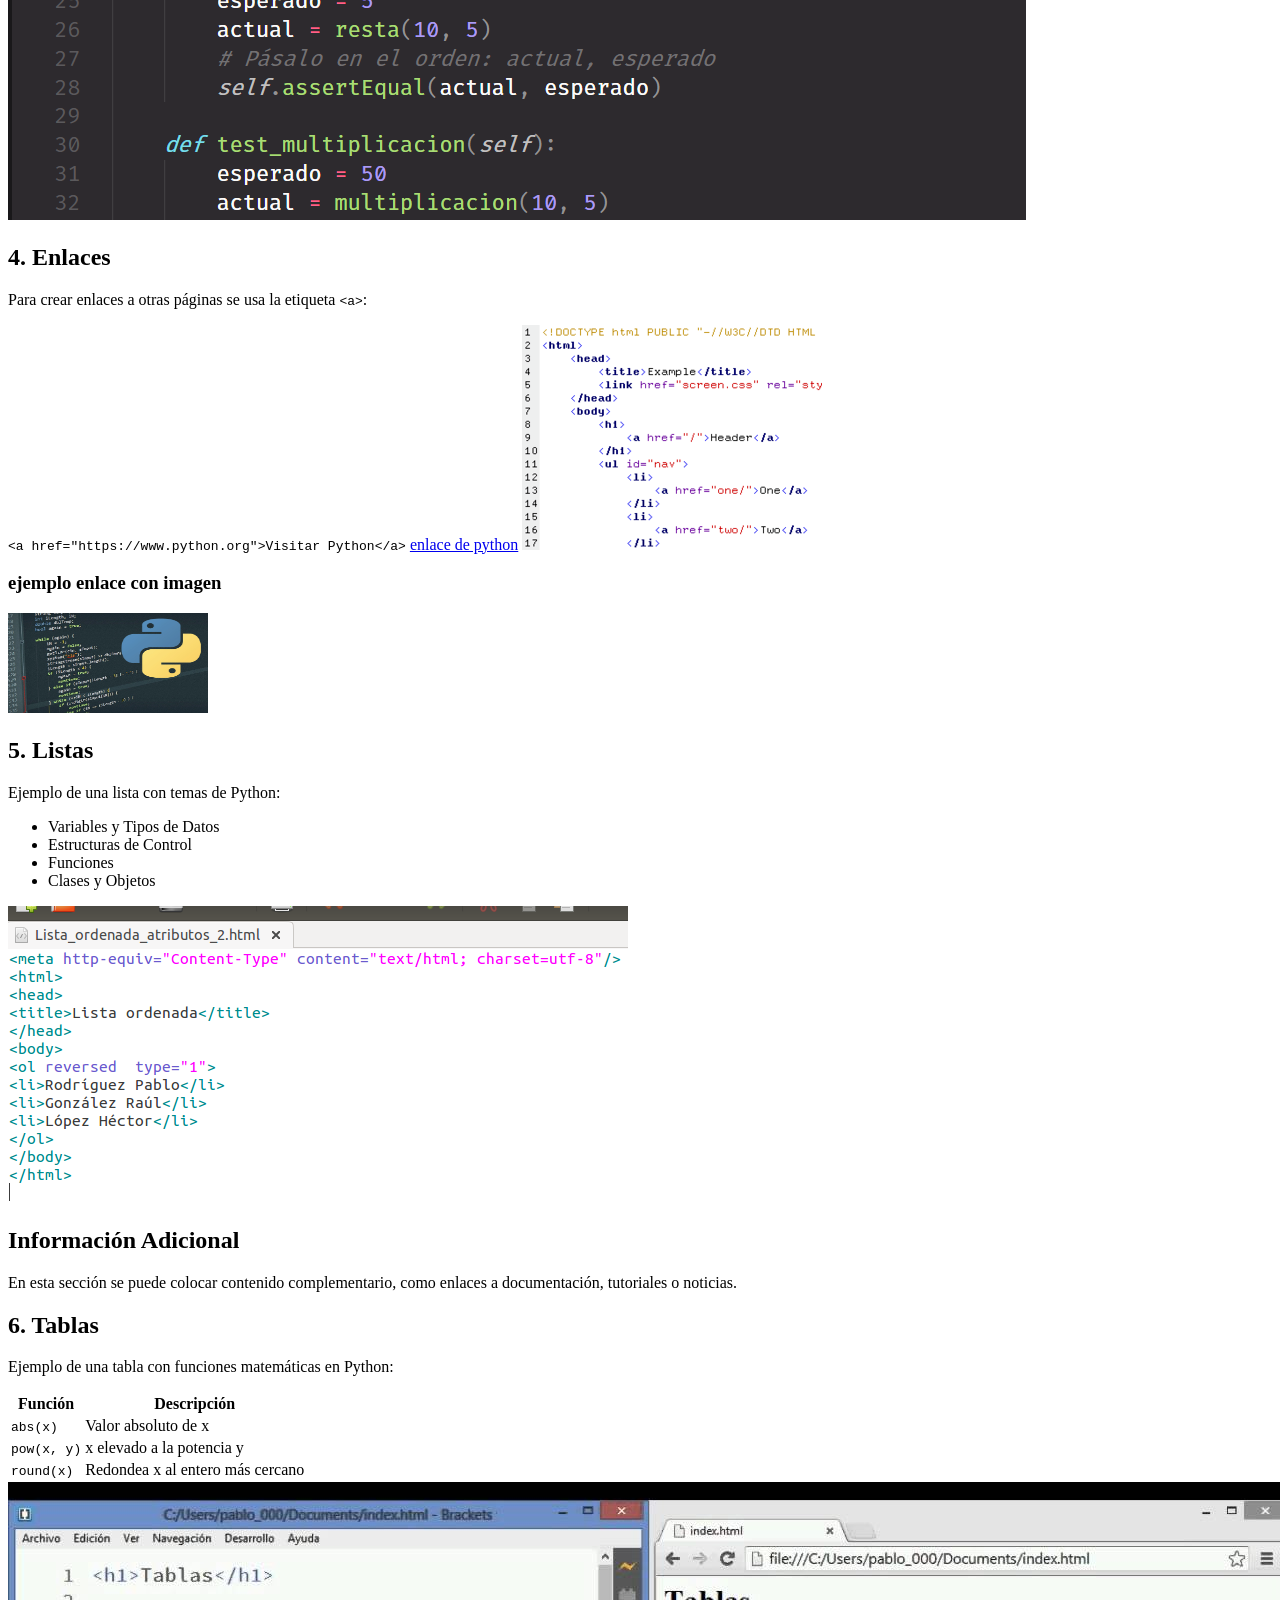
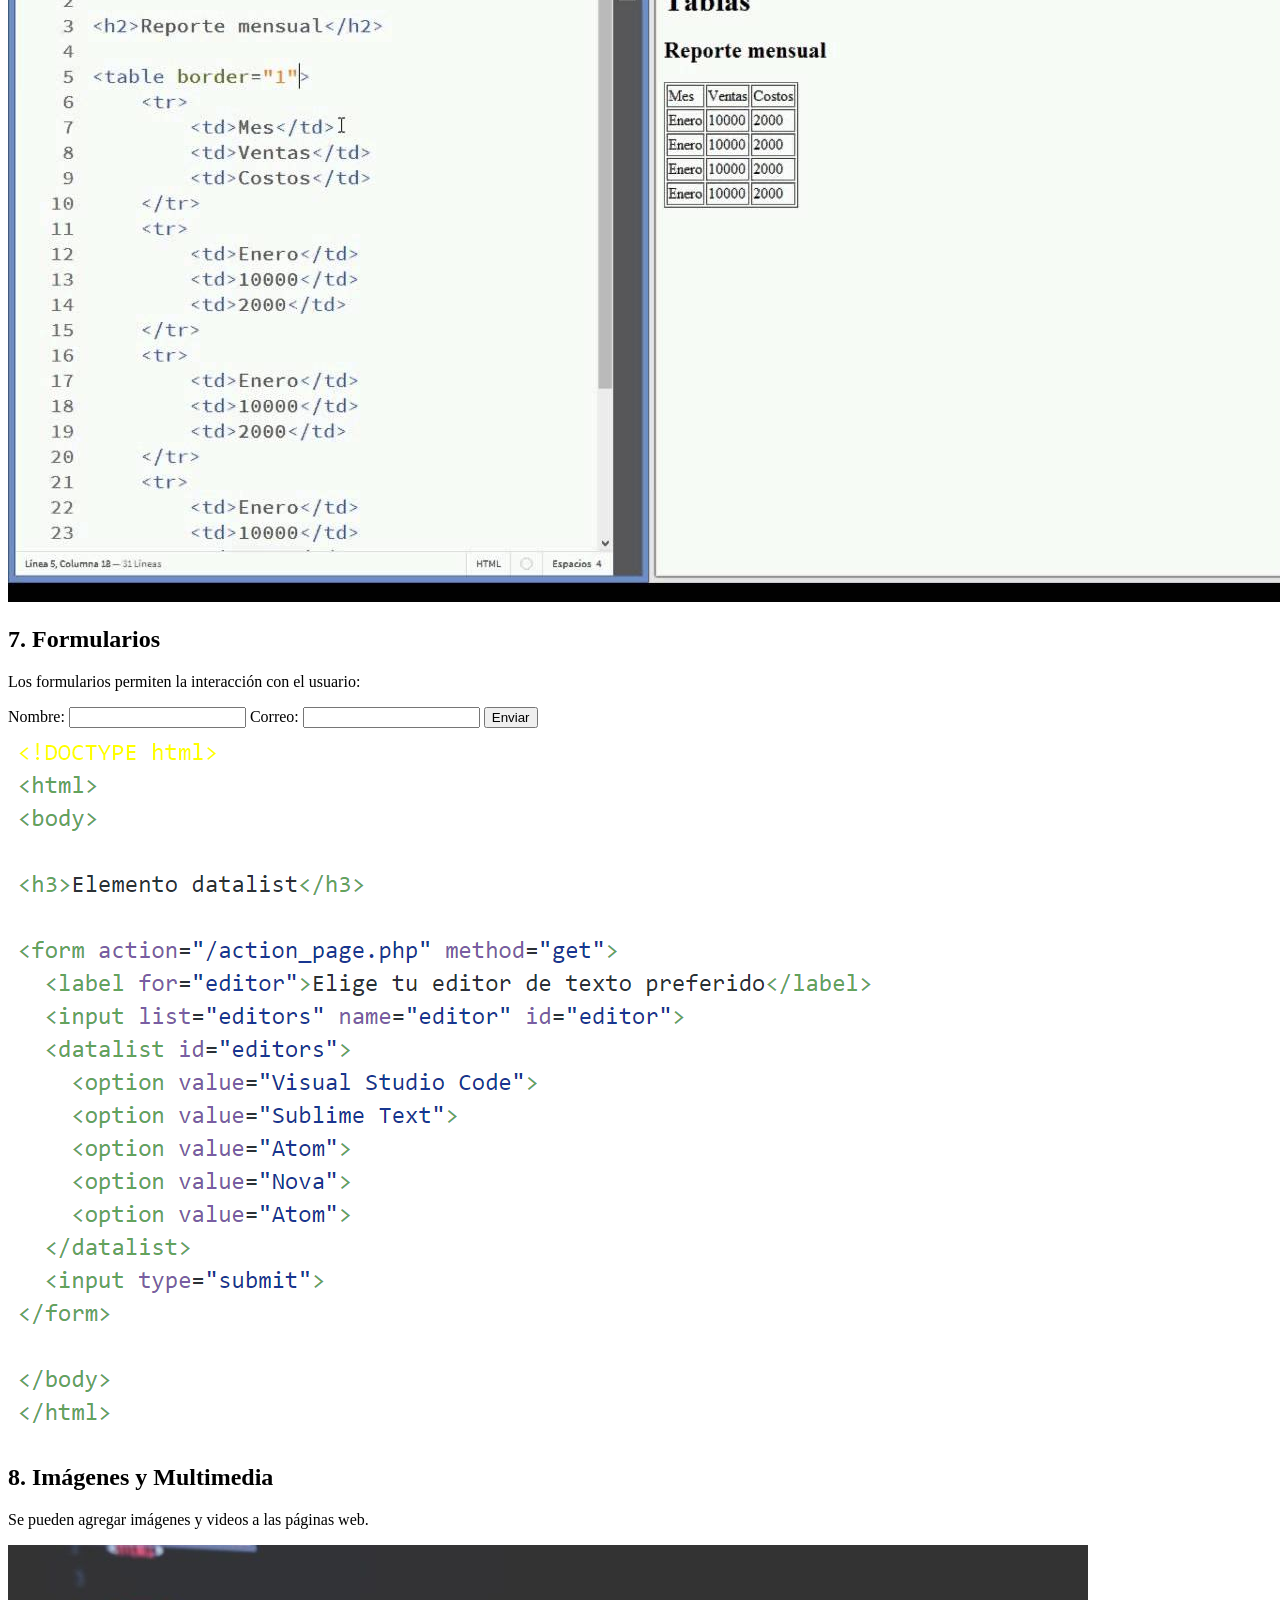
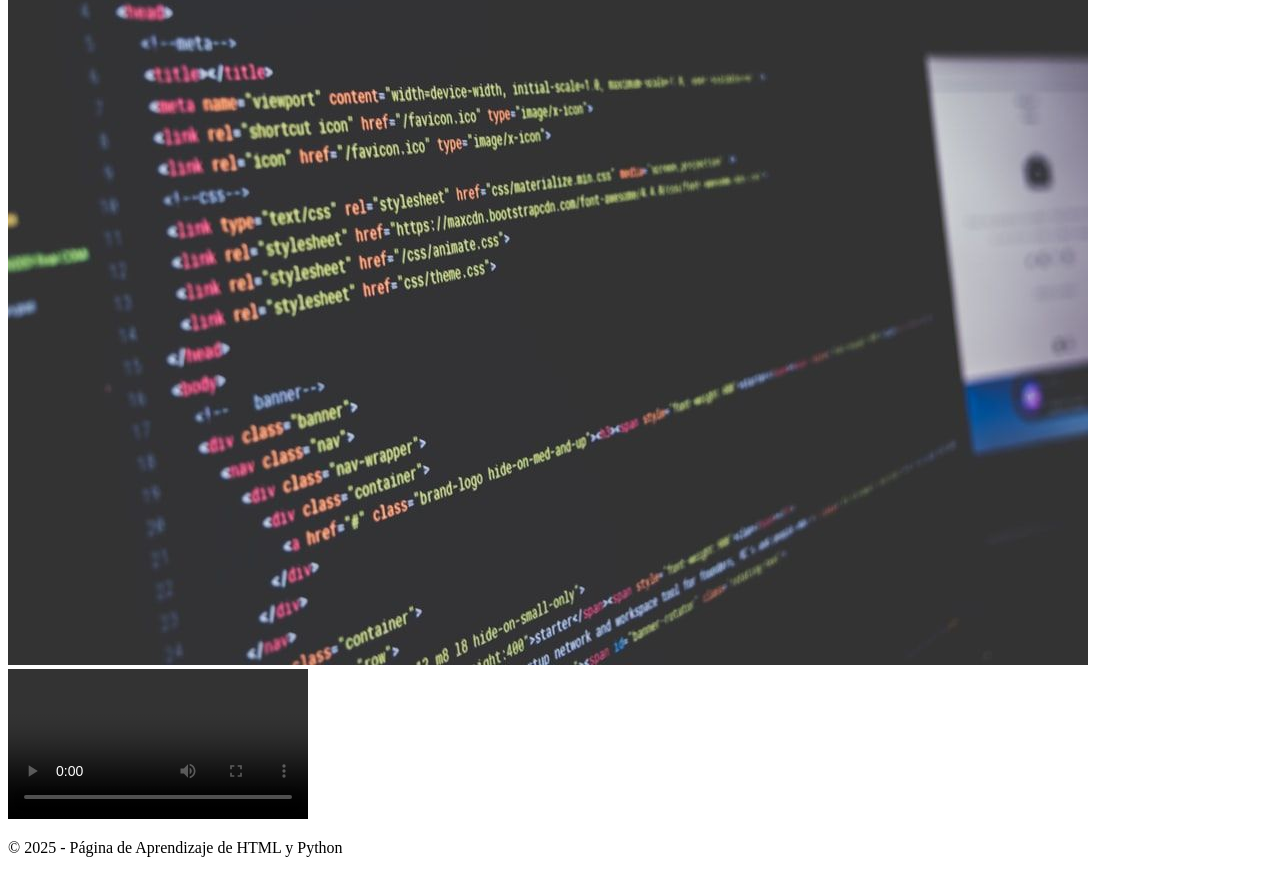
<file: pruebafront/tarea-1/tarea1.html>
<!DOCTYPE html>
<html lang="en">
<head>Clase2
    <meta charset="UTF-8">
    <meta name="viewport" content="width=device-width, initial-scale=1.0">
    <title>Document</title>
    <link rel="icon" href="./imagenes/174854.png"> <!--esto es para colocar el icono arriba-->
</head>
<body>
    
<header>
    <h1>HTML y Python</h1>
    <p>El Lenguaje de Marcado de Hipertexto (HTML) es el código que se utiliza para estructurar y desplegar una página web y sus contenidos. Por ejemplo, sus contenidos podrían ser párrafos, una lista con viñetas, o imágenes y tablas de datos.</p>
    <p>Python es un lenguaje de programación de alto nivel, interpretado y de código abierto, conocido por su sintaxis clara y legible, que se asemeja al lenguaje natural, lo que facilita su aprendizaje y uso. </p>
</header>
<main>
    <section>
        <h2>1. HTML</h2>
        <p>diferencias</p>
        <img height="300px" width="400px" src="./imagenes/html-css-javascript-differences.png" >
    </section>
    <section>
        <h2>2. PYTHON</h2>
        <p>aqui va algo de python gente no moleste </p>
        <img  height="300px" width="400px" src="./imagenes/cuanto-gana-un-programador-de-python-en-peru.jpg" >
    </section>
    <article>
        <h2>3. Código en Python</h2>
        <h3>def hola_mundo():</h3>
        <h3> print("¡Hola, mundo!")</h3>
        <img src="./imagenes/ejemplopython.png" alt="Ejemplo de código en Python">
    </article>
    
    <section>
        <h2>4. Enlaces</h2>
        <p>Para crear enlaces a otras páginas se usa la etiqueta <code>&lt;a&gt;</code>:</p>
        <code>&lt;a href="https://www.python.org"&gt;Visitar Python&lt;/a&gt;</code>
        <a href="https://www.python.org/">enlace de python</a>
        <img src="./imagenes/ejemplohtml.png" alt="Ejemplo de enlaces en HTML">
        <h3> ejemplo enlace con imagen</h3>
        <a href="https://www.python.org/" target="_blank">
            <img height="100px" width="200px" src="./imagenes/cuanto-gana-un-programador-de-python-en-peru.jpg">
        </a>
    </section>
    
    <section>
        <h2>5. Listas</h2>
        <p>Ejemplo de una lista con temas de Python:</p>
        <ul>
            <li>Variables y Tipos de Datos</li>
            <li>Estructuras de Control</li>
            <li>Funciones</li>
            <li>Clases y Objetos</li>
        </ul>
        <img src="./imagenes/lista html.png" alt="Ejemplo de listas en HTML">
    </section>
    
    <aside>
        <h2>Información Adicional</h2>
        <p>En esta sección se puede colocar contenido complementario, como enlaces a documentación, tutoriales o noticias.</p>
    </aside>
    
    <section>
        <h2>6. Tablas</h2>
        <p>Ejemplo de una tabla con funciones matemáticas en Python:</p>
        <table>
            <tr>
                <th>Función</th>
                <th>Descripción</th>
            </tr>
            <tr>
                <td><code>abs(x)</code></td>
                <td>Valor absoluto de x</td>
            </tr>
            <tr>
                <td><code>pow(x, y)</code></td>
                <td>x elevado a la potencia y</td>
            </tr>
            <tr>
                <td><code>round(x)</code></td>
                <td>Redondea x al entero más cercano</td>
            </tr>
        </table>
        <img src="./imagenes/tablas html.jpg" alt="Ejemplo de tablas en HTML">
    </section>
    
    <section>
        <h2>7. Formularios</h2>
        <p>Los formularios permiten la interacción con el usuario:</p>
        <form>
            <label for="nombre">Nombre:</label>
            <input type="text" id="nombre" name="nombre">
            <label for="email">Correo:</label>
            <input type="email" id="email" name="email">
            <button type="submit">Enviar</button>
        </form>
        <img src="./imagenes/formulariohtml.png" alt="Ejemplo de formulario en HTML">
    </section>
    
    <section>
        <h2>8. Imágenes y Multimedia</h2>
        <p>Se pueden agregar imágenes y videos a las páginas web.</p>
        <img src="./imagenes/htmllll.jpeg" alt="Ejemplo de imagen en HTML">
        <video controls>
            <source src="./imagenes/video.mp4" type="video/mp4">
            Tu navegador no soporta el elemento de video.
        </video>
    </section>
</main>

<footer>
    <p>&copy; 2025 - Página de Aprendizaje de HTML y Python</p>
</footer>
</main>
</body>
</html>
</file>
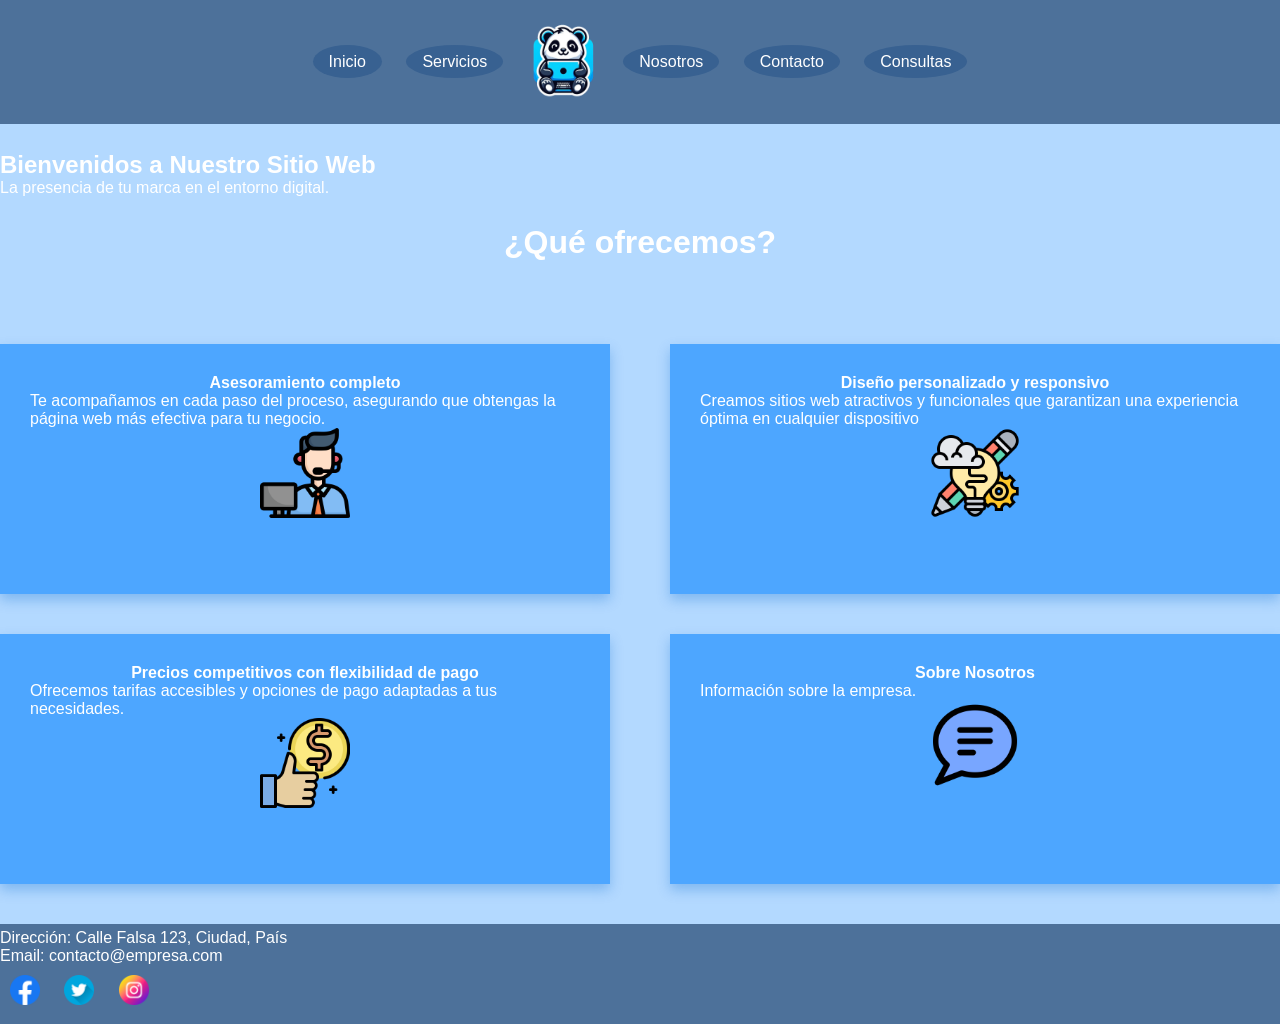
<file: pruebafront/tarea3/tarea3.html>
<!DOCTYPE html>

<html lang="es">

<head>

    <meta charset="UTF-8">

    <meta name="viewport" content="width=device-width, initial-scale=1.0">

    <title>Ejemplo de Sitio Web</title>

    <link rel="stylesheet" href="./styles.css">

</head>

<body>
    <header>

        <div class="logo">
    
            
    
        </div>
    
        <nav>
    
            <ul>
    
                <li><a href="#">Inicio</a></li>
    
                <li><a href="#">Servicios</a></li>
            </ul>
    
            <div>
                <img src="img/gg.png" width="100px" alt="Logo de la Empresa">
            </div>
    
            <ul>
                <li><a href="#">Nosotros</a></li>
    
                <li><a href="#">Contacto</a></li>
                <li><a href="#">Consultas</a></li>
            </ul>
    
        </nav>
    
    </header>

     <main>

            <section class="banner">
        
                <h1>Bienvenidos a Nuestro Sitio Web</h1>
        
                <p> La presencia de tu marca en el entorno digital.</p>

        
        
            </section>
            <h1 class="ofrecemos">¿Qué ofrecemos?</h1>
            <section class="contenido">

                <article>
        
                    <h4>Asesoramiento completo​</h4>
        
                    <p>Te acompañamos en cada paso del proceso, asegurando que obtengas la página web más efectiva para tu negocio.​</p>
        
                    <img src="./img/iconos/operador.png" alt="Servicio 1">
        
                </article>
        
                <article>
        
                    <h4>Diseño personalizado y responsivo​</h4>
        
                    <p>Creamos sitios web atractivos y funcionales que garantizan una experiencia óptima en cualquier dispositivo</p>
        
                    <img src="./img/iconos/el-pensamiento-de-diseno.png" alt="Nosotros">
        
                </article>
                
                <article>
        
                    <h4>Precios competitivos con flexibilidad de pago</h4>
        
                    <p>Ofrecemos tarifas accesibles y opciones de pago adaptadas a tus necesidades.</p>
        
                    <img src="./img/iconos/mejor-precio.png" alt="Nosotros">
        
                </article>
                
                <article>
        
                    <h4>Sobre Nosotros</h4>
        
                    <p>Información sobre la empresa.</p>
        
                    <img src="./img/iconos/sobre-nosotros.png" alt="Nosotros">
        
                </article>
        
            </section>
        
    </main>

    <footer>

            <p>Dirección: Calle Falsa 123, Ciudad, País</p>
        
            <p>Email: contacto@empresa.com</p>
        
            <div class="redes-sociales">
        
                <a href="#"><img src="./img/iconos/facebook.png" alt="Facebook"></a>
        
                <a href="#"><img src="./img/iconos/gorjeo.png" alt="Twitter"></a>
        
                <a href="#"><img src="./img/iconos/instagram.png" alt="Instagram"></a>
        
            </div>
        
    </footer>

</body>


</html>
</file>
<file: pruebafront/css/styles.css>
body {
    padding-top: 56px; /* Ajuste para el navbar fijo */
    margin: 0;         /* Elimina márgenes por defecto */
    background-color: #e9e9e9;
  }
  
  .navbar-bmw {
    background-color: #000000; 
    border-bottom: 2px solid #0066B1; 
  }
  #carouselExampleFade {
    width: 100%;       
    margin: 0 auto;   
  }
  
  #carouselExampleFade .carousel-inner {
    position: relative;
    width: 100%;
    padding-bottom: 50%; 
    overflow: hidden;    
  }
  
  #carouselExampleFade .carousel-item {
    position: absolute;
    top: 0;
    left: 0;
    width: 100%;
    height: 100%;
  }
  
  #carouselExampleFade .carousel-item img {
    width: 100%;
    height: 100%;
    object-fit: contain; 
    background-color: #f8f9fa; 
  }

  .carousel-item {
    position: relative; 
  }
  /* aca inicia el css del texto dentro de la imagen*/
  .carousel-text {
    position: absolute;
    bottom: 120px; /* 50px por encima de los botones */
    left: 20px;
    z-index: 15; /* Mayor que el z-index de los botones (10) */
    color: white !important; /* Texto blanco */
    text-shadow: 1px 1px 3px rgba(0,0,0,0.8); /* Sombra para la letra */
    max-width: 60%; /* Ancho máximo para no chocar con imagen */
    padding: 15px;
    background: rgba(0,0,0,0.5); /* Fondo semitransparente opcional */
    border-radius: 8px;
  }
  
  /* Asegura contraste en todas las imágenes */
  .carousel-text h3 {
    font-size: 1.8rem;
    margin-bottom: 0.5rem;
  }
  
  .carousel-text p {
    font-size: 1.1rem;
    margin-bottom: 0;
  }
  /* aca termina el css del texto dentro de la imagen*/
  .carousel-buttons {
    position: absolute;
    bottom: 20px;    /* Distancia desde el fondo */
    left: 20px;      /* Distancia desde la izquierda */
    z-index: 10;     /* Asegura que estén sobre la imagen */
    display: flex;
    gap: 10px;       /* Espacio entre botones */
  }
  


  .carousel-item {
  position: relative;
}

.carousel-content-wrapper {
  display: flex;
  align-items: center;
  min-height: 500px; 
}

.carousel-content-wrapper img {
  width: 60%; 
  object-fit: cover;
}

.carousel-text {
  width: 40%; 
  padding: 2rem;
  color: #333; 
}

.carousel-buttons {
  position: absolute;
  bottom: 20px;
  left: 20px;
  z-index: 10;
  display: flex;
  gap: 10px;
}
</file>
<file: pruebafront/css/css2.css>
html {
    scroll-behavior: smooth; 
  }
  :target {
    scroll-margin-top: 80px; /* Igual a la altura del header */
  }
body{
    background-color: #e9e9e9;
}

.card-container{
    gap: 150px;
    margin-top: 150px;
    display: flex;
    flex-wrap: wrap;
    justify-content: center;


} 
.card-container img{
    height: 250px;
    
    
}

    
.info_0{
    background-image: url(../img/pagina1/fondo0.jpg) !important;
    object-fit: contain;
    background-size: cover; /* para cubrir todo el espacio */
    background-position: center; /* centrar imagen */
    background-repeat: no-repeat;
    padding-bottom: 100px;
    color: white;
    text-shadow: 1px 1px 3px rgba(0,0,0,0.8);
}
.Lista_caracteristicas_0{
    background-color: rgba(245, 245, 245, 0.8);
    display: flex;
    flex-wrap: wrap;
    height: 250px;
    width: 550px;
    overflow: hidden; 
    text-shadow: 1px 1px 3px rgba(0,0,0,0.8);
    border-radius: 8px;
    color: black !important;
    
}
.info_1{
    background-image: url(../img/pagina1/fondo1.jpg) !important;
    object-fit: contain;
    background-size: cover; /* para cubrir todo el espacio */
    background-position: center; /* centrar imagen */
    background-repeat: no-repeat;
    padding-bottom: 100px;
    color: white;
    text-shadow: 1px 1px 3px rgba(0,0,0,0.8);
}
.Lista_caracteristicas{
    background: rgba(0, 105, 180, 0.5);
    display: flex;
    flex-wrap: wrap;
    height: 250px;
    width: 550px;
    overflow: hidden; 
    text-shadow: 1px 1px 3px rgba(0,0,0,0.8);
    border-radius: 8px;
    color: white !important;
    
}

.info_2{
    background-image: url(../img/pagina1/fondo2.jpg) !important;
    object-fit: contain;
    background-size: cover; /* para cubrir todo el espacio */
    background-position: center; /* centrar imagen */
    background-repeat: no-repeat;
    padding-bottom: 100px;
    color: white;
    text-shadow: 1px 1px 3px rgba(0,0,0,0.8);
}
.Lista_caracteristicas_2{
    background-color: rgba(245, 245, 245, 0.8);
    display: flex;
    flex-wrap: wrap;
    height: 250px;
    width: 550px;
    overflow: hidden; 
    text-shadow: 1px 1px 3px rgba(0,0,0,0.8);
    border-radius: 8px;
    color: black !important;
    
}
</file>
<file: pruebafront/css/formulario.css>
body {
    margin: 0;
    padding: 0;
    overflow: hidden;
}

#video-background {
    position: fixed;
    top: 50%;
    left: 50%;
    transform: translate(-50%, -50%); 
    min-width: 100%;
    min-height: 100%;
    width: auto;
    height: auto;
    z-index: -1;
    object-fit: cover; /* Cubre todo el espacio sin deformarse */
}

.contenedorformulario {
    position: absolute;
    top: 50%;
    left: 50%;
    transform: translate(-50%, -50%);
    width: 90%;
    max-width: 400px;
    background: rgba(255, 255, 255, 0.5); /* Fondo blanco con 70% de opacidad */
    backdrop-filter: blur(5px); /* filtro  */
    padding: 2rem;
    border-radius: 10px;
    border: 1px solid rgba(255, 255, 255, 0.3); 
}

.formulario input[type="text"],
.formulario input[type="email"],
.formulario input[type="password"] {
    width: 100%;
    padding: 0.8rem;
    background: rgba(255, 255, 255, 0.8); /* para colocar los input transparentes */
    border: 1px solid rgba(0, 0, 0, 0.1);
    border-radius: 5px;
}

/* Estilo para el checkbox y texto */
.formulario label {
    display: flex;
    align-items: center;
    gap: 0.5rem;
    color: #333; /* Color oscuro para mejor legibilidad */
}
</file>
<file: pruebafront/tarea3/styles.css>
* {
    margin: 0;
    padding: 0;
    box-sizing: border-box;
    color: white;
}
body {

    font-family: Arial, sans-serif;

    margin: 0;

    padding: 0;

}

header {

    background-color: #4d719a;

    color: white;

    padding: 10px 0;

    text-align: center;

}

nav{
    
    display:flex;
    justify-content: center;
    align-items: center;
}




nav ul {

    justify-content: space-between;

    list-style-type: none;

    margin: 0;

    padding: 0;

}

nav ul li {
    background-color: #386191;
    display: inline;
    margin: 10px;
    border-radius: 50%;
    padding: 0.5rem 1rem;
    

}

nav ul li a {

    color: white;

    text-decoration: none;

}

.banner{
    background-color: #B3D9FF;
    justify-items: center;
    height: 100px;
    align-content: center;
 
}
.ofrecemos{
    text-align: center;
    width: 100%;
    background-color: #B3D9FF;
    height: 100px;
}
.contenido{

    background-color: #B3D9FF;
    display: flex;
    flex-wrap: wrap; /* Permite que los elementos pasen a la siguiente línea */
    justify-content: space-between;
    height: auto; /* Altura automática para que crezca con el contenido */
    padding: 20px 0; /* Espacio vertical */
    gap: 20px; /* Espacio entre artículos */
}
.contenido article{

    box-shadow: 0 6px 12px rgba(0,102,204,0.3);
    background-color: #4DA6FF;
    width: calc(50% - 30px); /* 50% del contenedor menos el espacio del gap */
    height: 250px;
    padding: 30px;
    box-sizing: border-box; /* Incluye padding en el ancho total */
    margin-bottom: 20px; /* Espacio entre filas */
    
}
.contenido article h4{
    text-align: center;
}
.contenido article img{
    height: 90px;
    display: block;
    margin: 0 auto; /* Centra la imagen horizontalmente */
}


footer{
    
    background-color: #4d719a;
    height: 100px;
    justify-items: center;
    align-content: center;
}

footer a img{
    height: 30px;
    
    margin: 10px ; /* Centra la imagen horizontalmente */
}
</file>
